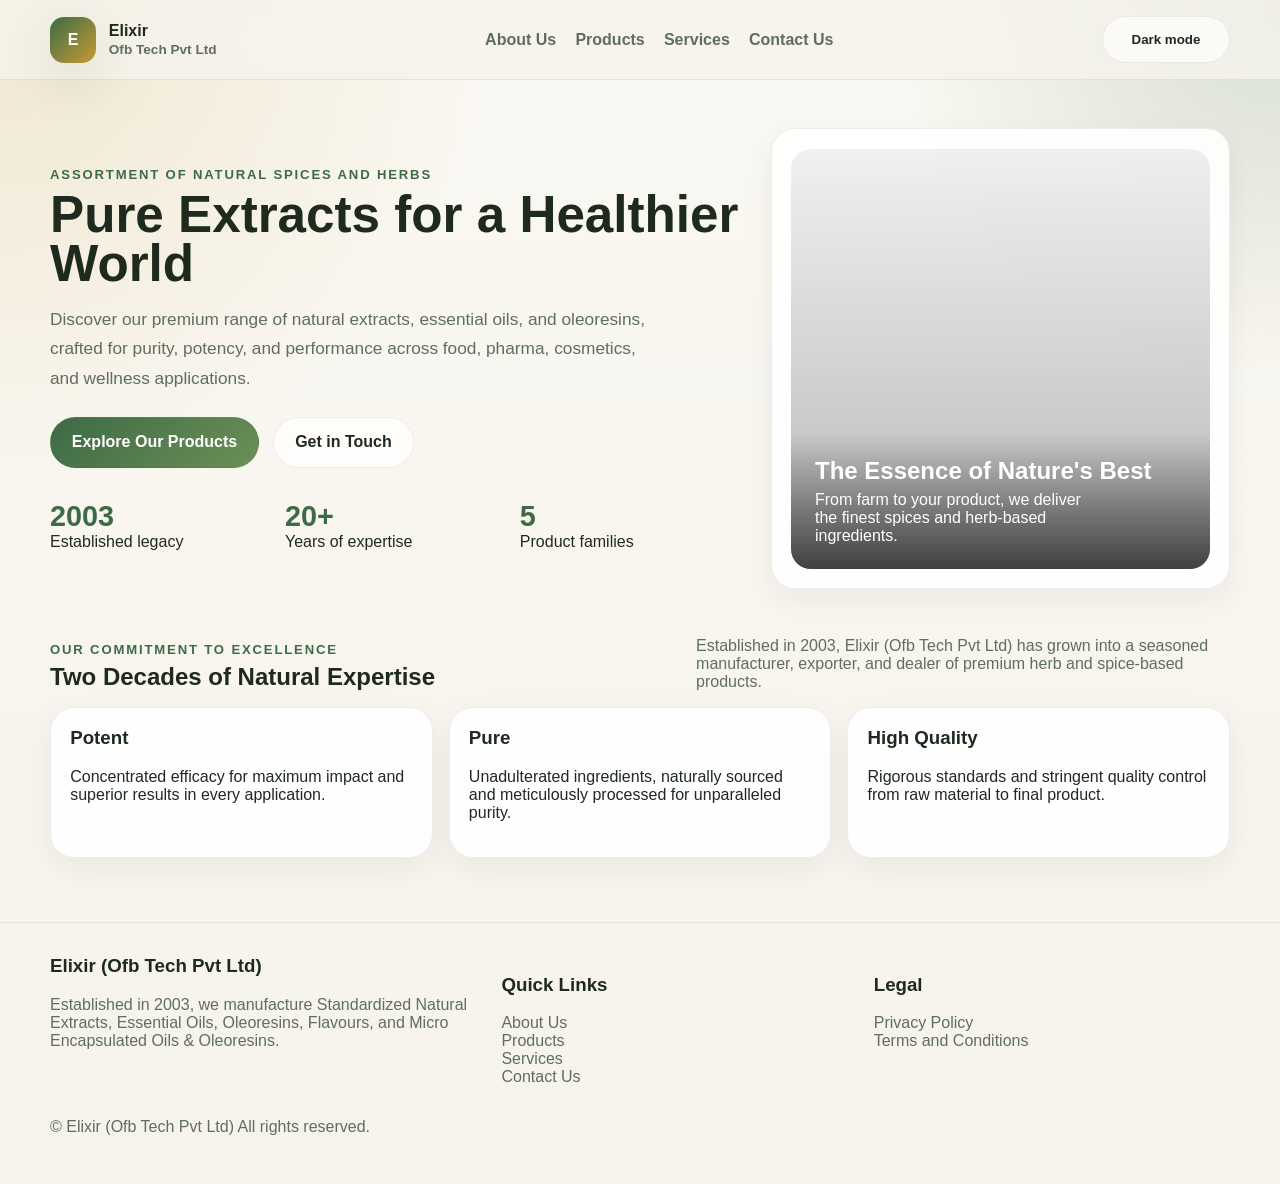
<file: index.html>
<!DOCTYPE html>
<html lang="en">
<head>
  <meta charset="UTF-8" />
  <meta name="viewport" content="width=device-width, initial-scale=1.0" />
  <meta name="description" content="Elixir (Ofb Tech Pvt Ltd) - natural extracts, essential oils, oleoresins, and flavors." />
  <title>Elixir (Ofb Tech Pvt Ltd)</title>
  <link rel="stylesheet" href="styles.css" />
</head>
<body>
  <header class="topbar">
    <div class="wrap nav">
      <a class="brand" href="index.html"><div class="mark">E</div><div>Elixir<br><span style="font-weight:600;color:var(--muted);font-size:.85rem;">Ofb Tech Pvt Ltd</span></div></a>
      <nav class="links">
        <a href="about.html">About Us</a>
        <a href="products.html">Products</a>
        <a href="services.html">Services</a>
        <a href="contact.html">Contact Us</a>
      </nav>
      <button class="btn secondary theme-toggle" id="themeToggle" type="button" aria-label="Toggle dark and light theme">Dark mode</button>
    </div>
  </header>

  <main class="wrap">
    <section class="page-hero">
      <div class="hero-grid">
        <div>
          <div class="eyebrow">Assortment of natural spices and herbs</div>
          <h1>Pure Extracts for a Healthier World</h1>
          <p class="lead">Discover our premium range of natural extracts, essential oils, and oleoresins, crafted for purity, potency, and performance across food, pharma, cosmetics, and wellness applications.</p>
          <div class="cta">
            <a class="btn primary" href="products.html">Explore Our Products</a>
            <a class="btn secondary" href="contact.html">Get in Touch</a>
          </div>
          <div class="stats">
            <div class="stat"><strong>2003</strong><span>Established legacy</span></div>
            <div class="stat"><strong>20+</strong><span>Years of expertise</span></div>
            <div class="stat"><strong>5</strong><span>Product families</span></div>
          </div>
        </div>
        <div class="hero-card">
          <div class="hero-image">
            <div class="overlay">
              <h2 style="margin:0 0 .35rem;">The Essence of Nature's Best</h2>
              <p style="margin:0; max-width: 32ch;">From farm to your product, we deliver the finest spices and herb-based ingredients.</p>
            </div>
          </div>
        </div>
      </div>
    </section>

    <section>
      <div class="section-head">
        <div>
          <div class="eyebrow">Our Commitment to Excellence</div>
          <h2 style="margin:.35rem 0 0;">Two Decades of Natural Expertise</h2>
        </div>
        <p>Established in 2003, Elixir (Ofb Tech Pvt Ltd) has grown into a seasoned manufacturer, exporter, and dealer of premium herb and spice-based products.</p>
      </div>
      <div class="cards">
        <a class="card" href="about.html"><h3>Potent</h3><p>Concentrated efficacy for maximum impact and superior results in every application.</p></a>
        <a class="card" href="products.html"><h3>Pure</h3><p>Unadulterated ingredients, naturally sourced and meticulously processed for unparalleled purity.</p></a>
        <a class="card" href="services.html"><h3>High Quality</h3><p>Rigorous standards and stringent quality control from raw material to final product.</p></a>
      </div>
    </section>
  </main>

  <footer class="footer">
    <div class="wrap footer-grid">
      <div>
        <h3 style="margin-top:0; color:var(--text);">Elixir (Ofb Tech Pvt Ltd)</h3>
        <p>Established in 2003, we manufacture Standardized Natural Extracts, Essential Oils, Oleoresins, Flavours, and Micro Encapsulated Oils & Oleoresins.</p>
      </div>
      <div>
        <h3 style="color:var(--text);">Quick Links</h3>
        <p><a href="about.html">About Us</a><br><a href="products.html">Products</a><br><a href="services.html">Services</a><br><a href="contact.html">Contact Us</a></p>
      </div>
      <div>
        <h3 style="color:var(--text);">Legal</h3>
        <p>Privacy Policy<br>Terms and Conditions</p>
      </div>
    </div>
    <div class="wrap" style="margin-top:1rem;">© Elixir (Ofb Tech Pvt Ltd) All rights reserved.</div>
  </footer>
<script src="theme.js"></script>
</body>
</html>
</file>
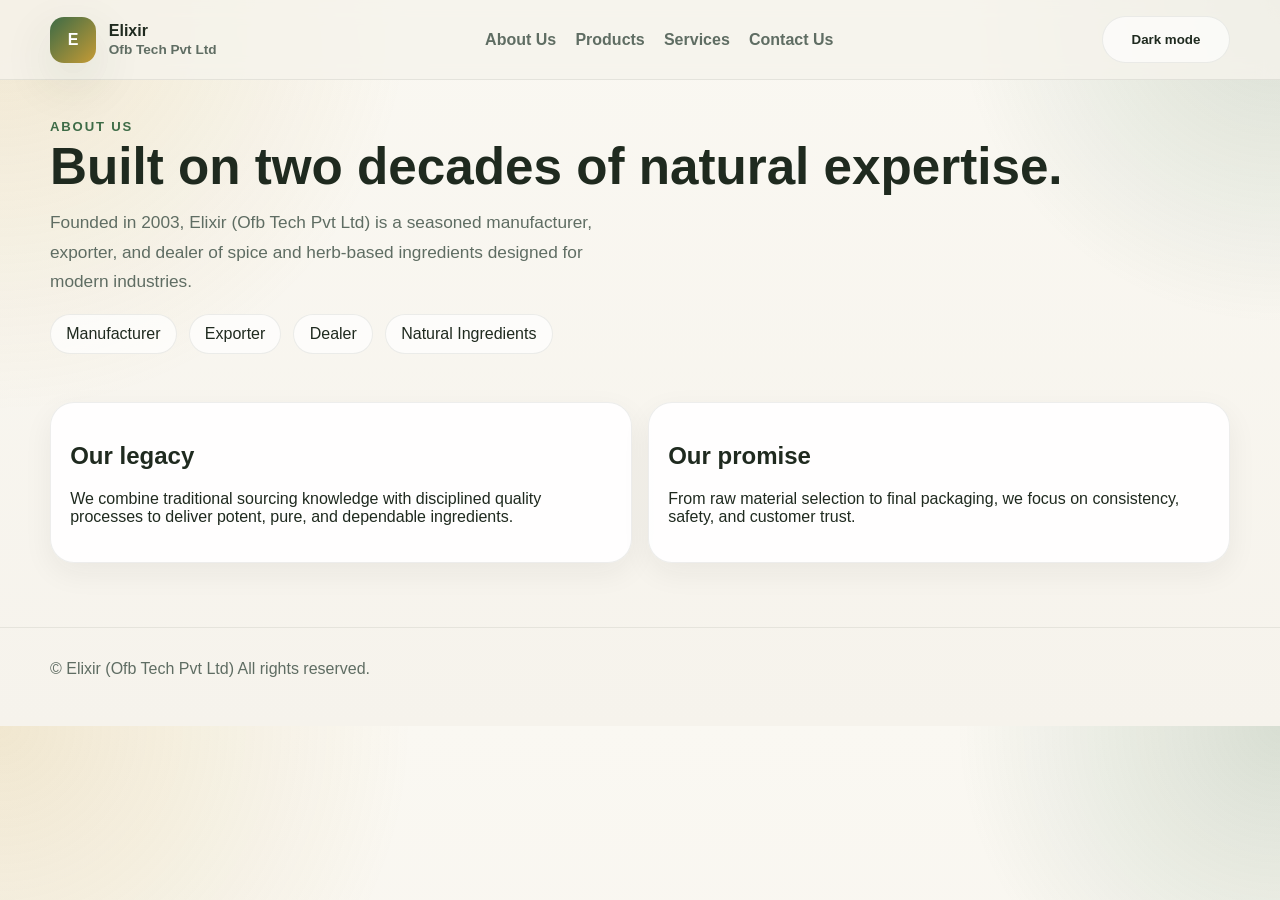
<file: about.html>
<!DOCTYPE html>
<html lang="en">
<head>
  <meta charset="UTF-8" />
  <meta name="viewport" content="width=device-width, initial-scale=1.0" />
  <meta name="description" content="About Elixir (Ofb Tech Pvt Ltd) - our story, sourcing, and quality commitment." />
  <title>About Us | Elixir</title>
  <link rel="stylesheet" href="styles.css" />
</head>
<body>
  <header class="topbar">
    <div class="wrap nav">
      <a class="brand" href="index.html"><div class="mark">E</div><div>Elixir<br><span style="font-weight:600;color:var(--muted);font-size:.85rem;">Ofb Tech Pvt Ltd</span></div></a>
      <nav class="links">
        <a href="about.html">About Us</a>
        <a href="products.html">Products</a>
        <a href="services.html">Services</a>
        <a href="contact.html">Contact Us</a>
      </nav>
      <button class="btn secondary theme-toggle" id="themeToggle" type="button" aria-label="Toggle dark and light theme">Dark mode</button>
    </div>
  </header>
  <main class="wrap">
    <section class="page-banner">
      <div class="eyebrow">About Us</div>
      <h1>Built on two decades of natural expertise.</h1>
      <p class="lead">Founded in 2003, Elixir (Ofb Tech Pvt Ltd) is a seasoned manufacturer, exporter, and dealer of spice and herb-based ingredients designed for modern industries.</p>
      <div class="pill-row">
        <span class="pill">Manufacturer</span><span class="pill">Exporter</span><span class="pill">Dealer</span><span class="pill">Natural Ingredients</span>
      </div>
    </section>
    <section class="content-grid">
      <div class="card">
        <h2>Our legacy</h2>
        <p>We combine traditional sourcing knowledge with disciplined quality processes to deliver potent, pure, and dependable ingredients.</p>
      </div>
      <div class="card">
        <h2>Our promise</h2>
        <p>From raw material selection to final packaging, we focus on consistency, safety, and customer trust.</p>
      </div>
    </section>
  </main>
  <footer class="footer"><div class="wrap">© Elixir (Ofb Tech Pvt Ltd) All rights reserved.</div></footer>
<script src="theme.js"></script>
</body>
</html>
</file>
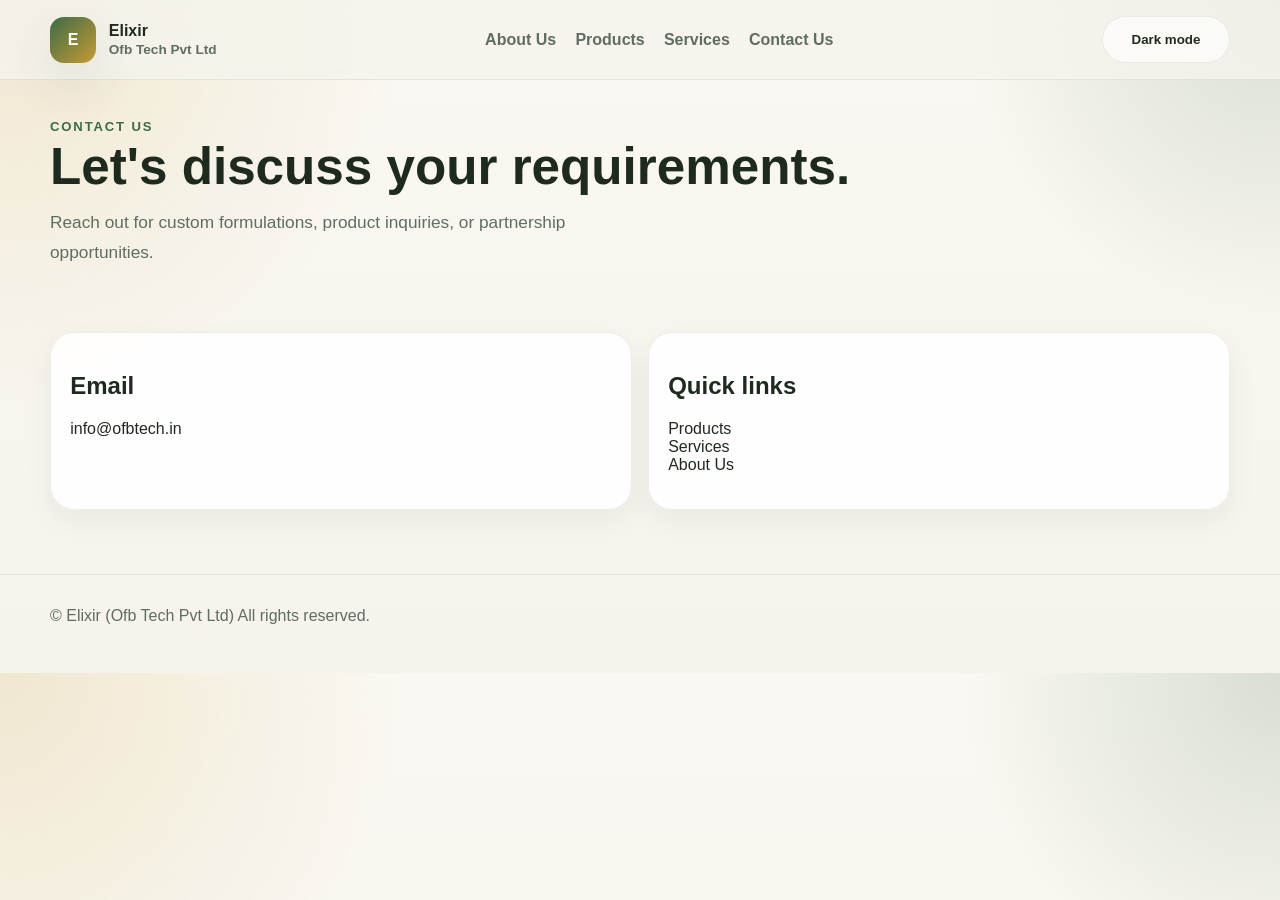
<file: contact.html>
<!DOCTYPE html>
<html lang="en">
<head>
  <meta charset="UTF-8" />
  <meta name="viewport" content="width=device-width, initial-scale=1.0" />
  <meta name="description" content="Contact Elixir (Ofb Tech Pvt Ltd)." />
  <title>Contact Us | Elixir</title>
  <link rel="stylesheet" href="styles.css" />
</head>
<body>
  <header class="topbar">
    <div class="wrap nav">
      <a class="brand" href="index.html"><div class="mark">E</div><div>Elixir<br><span style="font-weight:600;color:var(--muted);font-size:.85rem;">Ofb Tech Pvt Ltd</span></div></a>
      <nav class="links">
        <a href="about.html">About Us</a>
        <a href="products.html">Products</a>
        <a href="services.html">Services</a>
        <a href="contact.html">Contact Us</a>
      </nav>
      <button class="btn secondary theme-toggle" id="themeToggle" type="button" aria-label="Toggle dark and light theme">Dark mode</button>
    </div>
  </header>
  <main class="wrap">
    <section class="page-banner">
      <div class="eyebrow">Contact Us</div>
      <h1>Let's discuss your requirements.</h1>
      <p class="lead">Reach out for custom formulations, product inquiries, or partnership opportunities.</p>
    </section>
    <section class="content-grid">
      <div class="card">
        <h2>Email</h2>
        <p><a href="mailto:info@ofbtech.in">info@ofbtech.in</a></p>
      </div>
      <div class="card">
        <h2>Quick links</h2>
        <p><a href="products.html">Products</a><br><a href="services.html">Services</a><br><a href="about.html">About Us</a></p>
      </div>
    </section>
  </main>
  <footer class="footer"><div class="wrap">© Elixir (Ofb Tech Pvt Ltd) All rights reserved.</div></footer>
<script src="theme.js"></script>
</body>
</html>
</file>
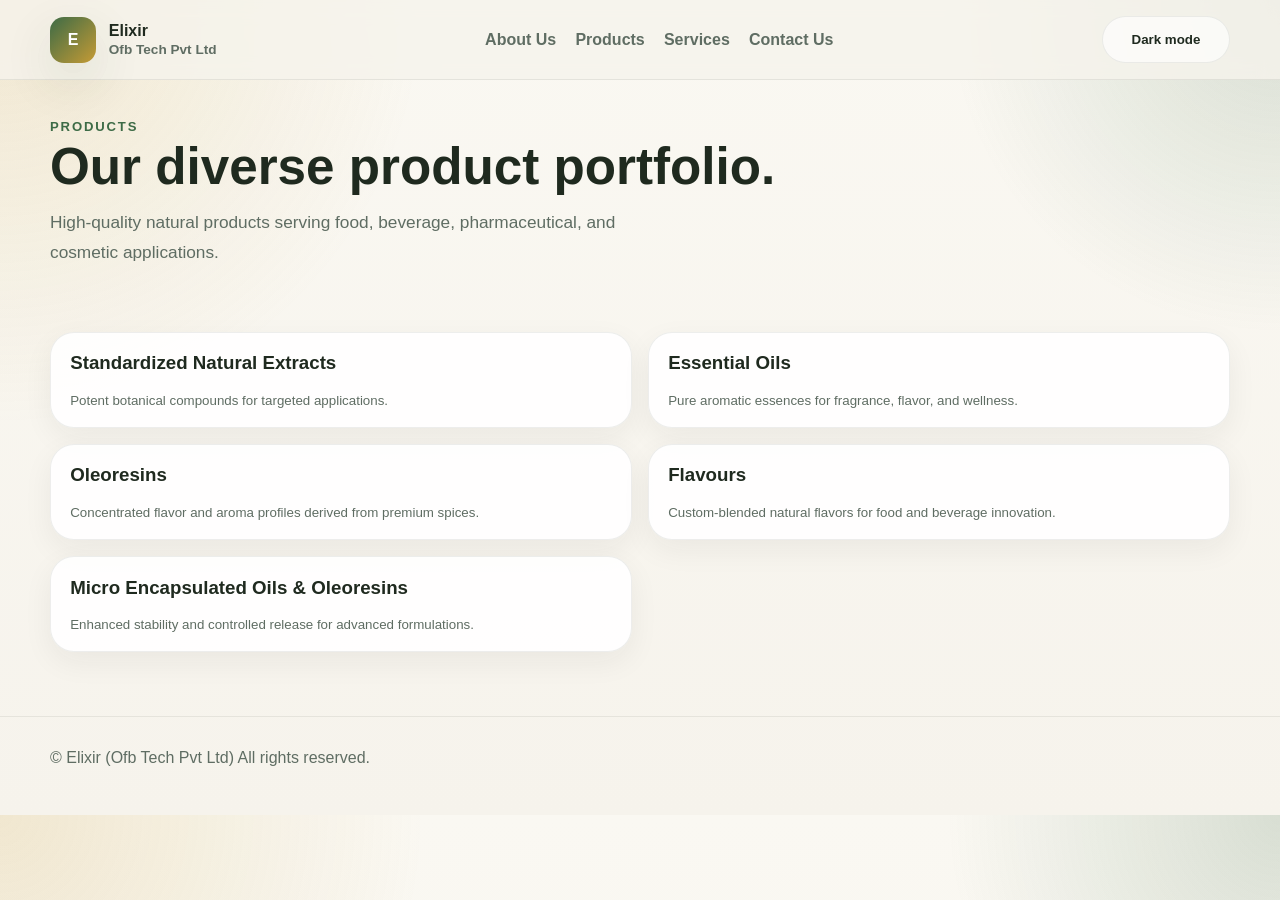
<file: products.html>
<!DOCTYPE html>
<html lang="en">
<head>
  <meta charset="UTF-8" />
  <meta name="viewport" content="width=device-width, initial-scale=1.0" />
  <meta name="description" content="Elixir product portfolio - extracts, essential oils, oleoresins, flavours, and micro encapsulated oils." />
  <title>Products | Elixir</title>
  <link rel="stylesheet" href="styles.css" />
</head>
<body>
  <header class="topbar">
    <div class="wrap nav">
      <a class="brand" href="index.html"><div class="mark">E</div><div>Elixir<br><span style="font-weight:600;color:var(--muted);font-size:.85rem;">Ofb Tech Pvt Ltd</span></div></a>
      <nav class="links">
        <a href="about.html">About Us</a>
        <a href="products.html">Products</a>
        <a href="services.html">Services</a>
        <a href="contact.html">Contact Us</a>
      </nav>
      <button class="btn secondary theme-toggle" id="themeToggle" type="button" aria-label="Toggle dark and light theme">Dark mode</button>
    </div>
  </header>
  <main class="wrap">
    <section class="page-banner">
      <div class="eyebrow">Products</div>
      <h1>Our diverse product portfolio.</h1>
      <p class="lead">High-quality natural products serving food, beverage, pharmaceutical, and cosmetic applications.</p>
    </section>
    <section class="product-grid">
      <div class="card product"><div><h3>Standardized Natural Extracts</h3><small>Potent botanical compounds for targeted applications.</small></div></div>
      <div class="card product"><div><h3>Essential Oils</h3><small>Pure aromatic essences for fragrance, flavor, and wellness.</small></div></div>
      <div class="card product"><div><h3>Oleoresins</h3><small>Concentrated flavor and aroma profiles derived from premium spices.</small></div></div>
      <div class="card product"><div><h3>Flavours</h3><small>Custom-blended natural flavors for food and beverage innovation.</small></div></div>
      <div class="card product"><div><h3>Micro Encapsulated Oils & Oleoresins</h3><small>Enhanced stability and controlled release for advanced formulations.</small></div></div>
    </section>
  </main>
  <footer class="footer"><div class="wrap">© Elixir (Ofb Tech Pvt Ltd) All rights reserved.</div></footer>
<script src="theme.js"></script>
</body>
</html>
</file>
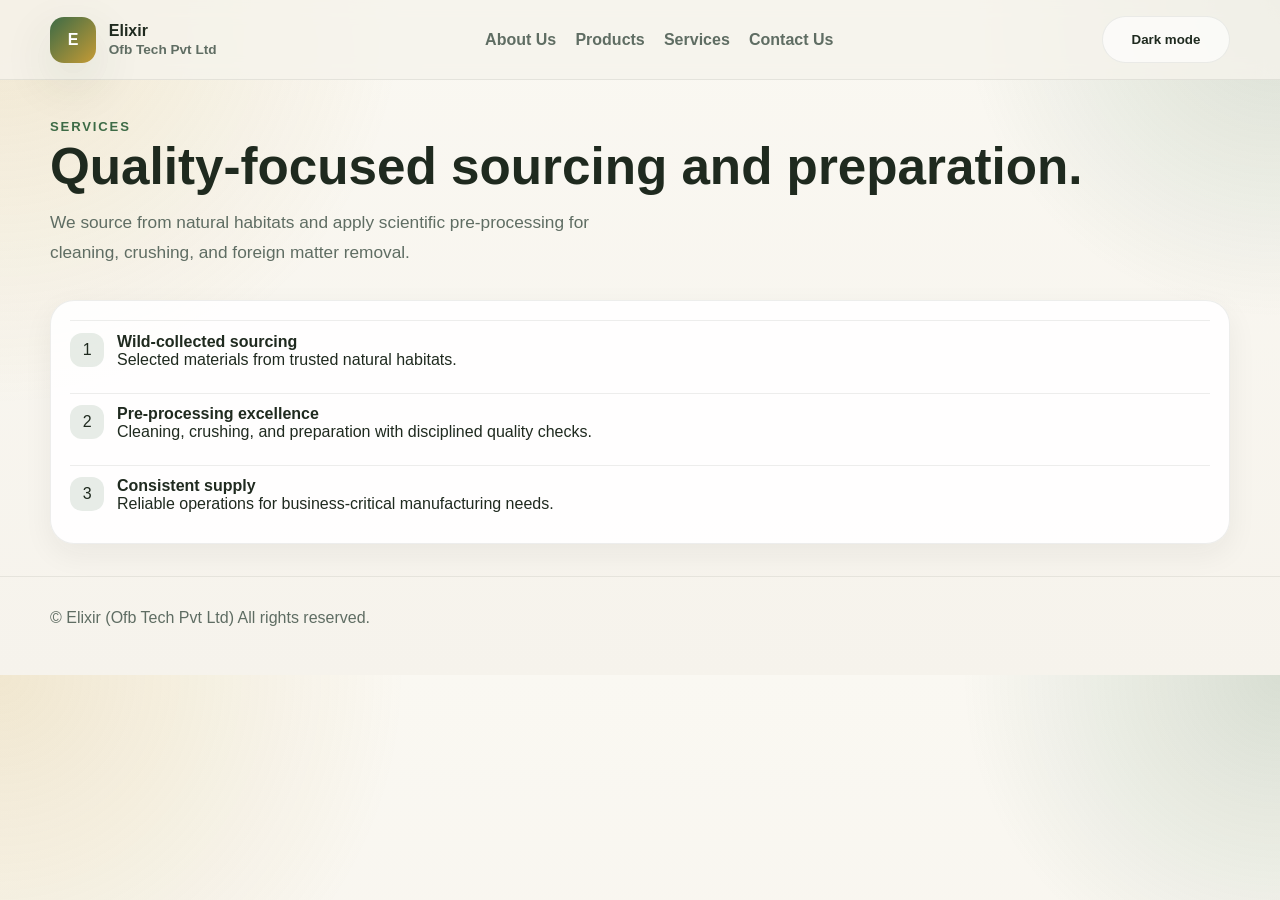
<file: services.html>
<!DOCTYPE html>
<html lang="en">
<head>
  <meta charset="UTF-8" />
  <meta name="viewport" content="width=device-width, initial-scale=1.0" />
  <meta name="description" content="Elixir services - sourcing, pre-processing, and quality commitment." />
  <title>Services | Elixir</title>
  <link rel="stylesheet" href="styles.css" />
</head>
<body>
  <header class="topbar">
    <div class="wrap nav">
      <a class="brand" href="index.html"><div class="mark">E</div><div>Elixir<br><span style="font-weight:600;color:var(--muted);font-size:.85rem;">Ofb Tech Pvt Ltd</span></div></a>
      <nav class="links">
        <a href="about.html">About Us</a>
        <a href="products.html">Products</a>
        <a href="services.html">Services</a>
        <a href="contact.html">Contact Us</a>
      </nav>
      <button class="btn secondary theme-toggle" id="themeToggle" type="button" aria-label="Toggle dark and light theme">Dark mode</button>
    </div>
  </header>
  <main class="wrap">
    <section class="page-banner">
      <div class="eyebrow">Services</div>
      <h1>Quality-focused sourcing and preparation.</h1>
      <p class="lead">We source from natural habitats and apply scientific pre-processing for cleaning, crushing, and foreign matter removal.</p>
    </section>
    <section class="panel">
      <div class="feature-list">
        <div class="feature"><div class="badge">1</div><div><strong>Wild-collected sourcing</strong><div>Selected materials from trusted natural habitats.</div></div></div>
        <div class="feature"><div class="badge">2</div><div><strong>Pre-processing excellence</strong><div>Cleaning, crushing, and preparation with disciplined quality checks.</div></div></div>
        <div class="feature"><div class="badge">3</div><div><strong>Consistent supply</strong><div>Reliable operations for business-critical manufacturing needs.</div></div></div>
      </div>
    </section>
  </main>
  <footer class="footer"><div class="wrap">© Elixir (Ofb Tech Pvt Ltd) All rights reserved.</div></footer>
<script src="theme.js"></script>
</body>
</html>
</file>
<file: styles.css>
:root {
  --bg: #f6f3ec;
  --bg2: #faf8f2;
  --text: #1f2a1f;
  --muted: #5f6d63;
  --green: #3d6b46;
  --green-2: #6c8f55;
  --gold: #c59b35;
  --card: rgba(255,255,255,0.9);
  --border: rgba(31,42,31,0.08);
  --shadow: 0 18px 50px rgba(44, 62, 45, 0.12);
}
:root[data-theme="dark"] {
  --bg: #0f1411;
  --bg2: #151c18;
  --text: #edf4ef;
  --muted: #a5b3a9;
  --green: #79b38a;
  --green-2: #4f8761;
  --gold: #d6b35a;
  --card: rgba(20,26,22,0.88);
  --border: rgba(255,255,255,0.08);
  --shadow: 0 18px 50px rgba(0,0,0,0.3);
}

* { box-sizing: border-box; }
html { scroll-behavior: smooth; }
body {
  margin: 0;
  font-family: Arial, Helvetica, sans-serif;
  color: var(--text);
  background:
    radial-gradient(circle at top left, color-mix(in srgb, var(--gold) 18%, transparent), transparent 28%),
    radial-gradient(circle at top right, color-mix(in srgb, var(--green) 18%, transparent), transparent 22%),
    linear-gradient(180deg, var(--bg2) 0%, var(--bg) 100%);
}
a { color: inherit; text-decoration: none; }
a:focus-visible, button:focus-visible { outline: 3px solid rgba(61,107,70,.35); outline-offset: 3px; }
.topbar {
  position: sticky; top: 0; z-index: 20;
  backdrop-filter: blur(10px);
  background: rgba(246,243,236,0.82);
  border-bottom: 1px solid var(--border);
}
.wrap { width: min(1180px, calc(100% - 2rem)); margin: 0 auto; }
.nav { display: flex; align-items: center; justify-content: space-between; padding: 1rem 0; gap: 1rem; }
.brand { display: flex; align-items: center; gap: .8rem; font-weight: 800; }
.mark {
  width: 46px; height: 46px; border-radius: 14px;
  display: grid; place-items: center; color: white;
  background: linear-gradient(135deg, var(--green), var(--gold)); box-shadow: var(--shadow);
}
.links { display: flex; gap: 1.2rem; flex-wrap: wrap; color: var(--muted); font-weight: 600; }
.page-hero { padding: 3rem 0 1rem; }
.hero-grid { display: grid; grid-template-columns: 1.2fr .8fr; gap: 2rem; align-items: center; }
.eyebrow { color: var(--green); font-weight: 800; text-transform: uppercase; letter-spacing: .14em; font-size: .82rem; }
h1 { font-size: clamp(2.4rem, 4vw, 4.5rem); line-height: .96; margin: .5rem 0 1rem; }
.lead { font-size: 1.08rem; color: var(--muted); max-width: 62ch; line-height: 1.7; }
.cta { display: flex; flex-wrap: wrap; gap: .9rem; margin-top: 1.5rem; }
.btn {
  display: inline-flex; align-items: center; justify-content: center;
  padding: .95rem 1.3rem; border-radius: 999px; font-weight: 700; border: 1px solid transparent;
  transition: transform .18s ease, box-shadow .18s ease, background .18s ease;
}
.btn:hover { transform: translateY(-1px); box-shadow: 0 10px 24px rgba(0,0,0,.08); }
.primary { background: linear-gradient(135deg, var(--green), var(--green-2)); color: white; }
.secondary { background: rgba(255,255,255,.78); border-color: var(--border); }
.hero-card, .card, .panel {
  background: var(--card); border: 1px solid var(--border); border-radius: 24px; padding: 1.2rem;
  box-shadow: 0 10px 30px rgba(31,42,31,.06);
}
.hero-image {
  min-height: 420px; border-radius: 20px; overflow: hidden; position: relative;
  background:
    linear-gradient(180deg, rgba(0,0,0,.06), rgba(0,0,0,.28)),
    url('https://images.unsplash.com/photo-1596040033229-a9821ebd058d?auto=format&fit=crop&w=1200&q=80') center/cover;
}
.hero-image .overlay {
  position: absolute; inset: auto 0 0 0; padding: 1.5rem; color: white;
  background: linear-gradient(180deg, transparent, rgba(0,0,0,.65));
}
.stats, .cards, .footer-grid, .product-grid, .page-grid { display: grid; gap: 1rem; }
.stats { grid-template-columns: repeat(3, 1fr); margin: 2rem 0 0; }
.stat strong { display: block; font-size: 1.8rem; color: var(--green); }
section { padding: 2rem 0; }
.section-head { display: flex; justify-content: space-between; align-items: end; gap: 1rem; margin-bottom: 1rem; }
.section-head p { margin: 0; color: var(--muted); max-width: 60ch; }
.cards { grid-template-columns: repeat(3, 1fr); }
.card h3, .panel h3 { margin-top: 0; }
.feature-list { display: grid; gap: .8rem; }
.feature { display: flex; gap: .8rem; align-items: flex-start; padding: .7rem 0; border-top: 1px solid var(--border); }
.badge { width: 34px; height: 34px; border-radius: 12px; background: rgba(61,107,70,.12); display:grid; place-items:center; flex: 0 0 auto; }
.product-grid { grid-template-columns: repeat(2, 1fr); }
.product { display: flex; justify-content: space-between; gap: 1rem; align-items: center; }
.product small { color: var(--muted); display: block; margin-top: .35rem; }
.certs { display: flex; gap: .75rem; flex-wrap: wrap; }
.certs span {
  padding: .8rem 1rem; background: white; border: 1px solid var(--border); border-radius: 999px; color: var(--muted);
  font-weight: 600;
}
.footer {
  margin-top: 2rem; padding: 2rem 0 3rem; border-top: 1px solid var(--border); color: var(--muted);
}
.footer-grid { grid-template-columns: 1.1fr .9fr .9fr; }
.page-banner { padding: 2.4rem 0 1rem; }
.pill-row { display:flex; flex-wrap:wrap; gap:.75rem; margin-top:1rem; }
.pill { padding:.65rem .95rem; border-radius:999px; border:1px solid var(--border); background:rgba(255,255,255,.7); }
.content-grid { display:grid; gap:1rem; grid-template-columns: 1fr 1fr; }
.detail-list { margin: 0; padding-left: 1.1rem; color: var(--muted); line-height: 1.8; }
@media (max-width: 920px) {
  .wrap { width: min(1180px, calc(100% - 1.1rem)); }
  .nav { align-items: flex-start; flex-direction: column; }
  .links { width: 100%; overflow-x: auto; padding-bottom: .25rem; }
  .links a { white-space: nowrap; }
  .theme-toggle { width: 100%; }
  .hero-grid, .cards, .product-grid, .footer-grid, .stats, .content-grid, .page-grid { grid-template-columns: 1fr; }
  .page-hero { padding-top: 2rem; }
  .hero-image { min-height: 300px; }
  .section-head { flex-direction: column; align-items: flex-start; }
  .section-head p { max-width: none; }
  .product { align-items: flex-start; flex-direction: column; }
  .cta { width: 100%; }
  .btn { width: 100%; }
  .certs span { width: 100%; text-align: center; }
  .footer-grid { gap: 1.4rem; }
}

.theme-toggle { background: rgba(255,255,255,.65); border: 1px solid var(--border); color: var(--text); white-space: nowrap; flex: 0 0 auto; min-width: 128px; }
:root[data-theme="dark"] .theme-toggle { background: rgba(255,255,255,.05); }
</file>
